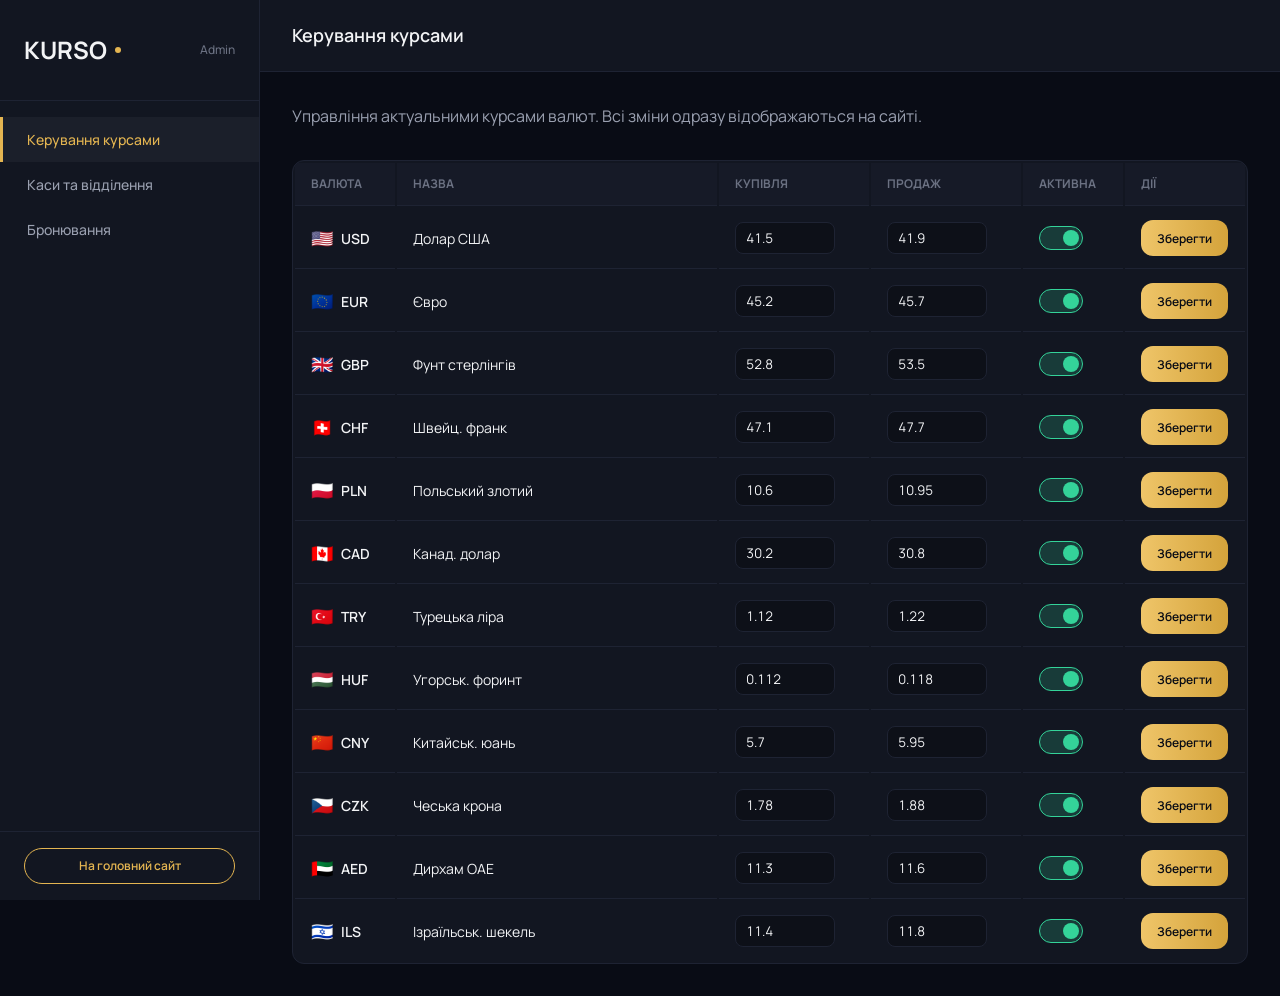
<file: admin.html>
<!DOCTYPE html>
<html lang="uk">
<head>
  <meta charset="UTF-8">
  <meta name="viewport" content="width=device-width, initial-scale=1.0">
  <title>KURSO — Admin Panel</title>
  
  <link rel="stylesheet" href="css/index.css">
  <link rel="stylesheet" href="css/admin.css">
</head>
<body>

  <div class="admin-layout">
    <!-- SIDEBAR -->
    <aside class="admin-sidebar">
      <div class="admin-logo">
        KURSO <div style="width:6px;height:6px;background:var(--accent);border-radius:50%;"></div>
        <span style="font-size:12px; font-weight:500; color:var(--text-muted); margin-left:auto;">Admin</span>
      </div>
      
      <nav class="admin-nav">
        <div class="admin-nav-item active" data-target="rates">
          Керування курсами
        </div>
        <div class="admin-nav-item" data-target="branches">
          Каси та відділення
        </div>
        <div class="admin-nav-item" data-target="bookings">
          Бронювання
        </div>
      </nav>
      
      <div class="admin-sidebar-footer">
        <a href="index.html" class="btn btn-outline btn-block btn-sm">На головний сайт</a>
      </div>
    </aside>
    
    <!-- MAIN CONTENT -->
    <main class="admin-main">
      <header class="admin-header">
        <h1 class="admin-title" id="admin-title">Керування курсами</h1>
      </header>
      
      <div class="admin-content">
        
        <!-- PANEL: RATES -->
        <div class="admin-panel active" id="panel-rates">
          <div style="margin-bottom: var(--space-xl);">
            <p class="text-secondary">Управління актуальними курсами валют. Всі зміни одразу відображаються на сайті.</p>
          </div>
          
          <table class="admin-table">
            <thead>
              <tr>
                <th width="100">Валюта</th>
                <th>Назва</th>
                <th width="150">Купівля</th>
                <th width="150">Продаж</th>
                <th width="100">Активна</th>
                <th width="120">Дії</th>
              </tr>
            </thead>
            <tbody id="admin-rates-tbody">
              <!-- Rendered via JS -->
            </tbody>
          </table>
        </div>
        
        <!-- PANEL: BRANCHES -->
        <div class="admin-panel" id="panel-branches">
          <div style="margin-bottom: var(--space-xl); display:flex; justify-content:space-between; align-items:center;">
            <p class="text-secondary">Управління статусами кас, графіком роботи та доступністю для бронювання.</p>
          </div>
          
          <table class="admin-table">
            <thead>
              <tr>
                <th width="50">ID</th>
                <th width="200">Назва</th>
                <th>Адреса</th>
                <th width="220">Статус</th>
                <th width="120">Бронювання</th>
                <th width="120">Дії</th>
              </tr>
            </thead>
            <tbody id="admin-branches-tbody">
              <!-- Rendered via JS -->
            </tbody>
          </table>
        </div>
        
        <!-- PANEL: BOOKINGS -->
        <div class="admin-panel" id="panel-bookings">
          <div class="admin-filters">
            <select>
              <option value="all">Всі статуси</option>
              <option value="pending">Очікує</option>
              <option value="confirmed">Підтверджено</option>
              <option value="completed">Виконано</option>
            </select>
            <input type="date" placeholder="Дата">
            <input type="text" placeholder="Пошук за номером або клієнтом" style="flex:1;">
            <button class="btn btn-secondary">Застосувати</button>
          </div>
          
          <table class="admin-table">
            <thead>
              <tr>
                <th width="140">№ Бронювання</th>
                <th width="120">Дата / Час</th>
                <th width="160">Клієнт</th>
                <th width="180">Операція</th>
                <th>Каса</th>
                <th width="130">Статус</th>
                <th width="160">Дії</th>
              </tr>
            </thead>
            <tbody id="admin-bookings-tbody">
              <!-- Rendered via JS -->
            </tbody>
          </table>
        </div>
        
      </div>
    </main>
  </div>

  <!-- MODAL: EDIT BRANCH -->
  <div class="admin-modal" id="modal-edit-branch">
    <div class="admin-modal-content">
      <div class="admin-modal-header">
        <h3 style="font-size:18px;">Редагувати касу</h3>
        <button class="modal-close" style="font-size:24px; color:var(--text-muted);">&times;</button>
      </div>
      <div class="admin-modal-body">
        <input type="hidden" id="edit-branch-id">
        <div class="form-group">
          <label class="form-label">Назва каси</label>
          <input type="text" id="edit-branch-name" class="form-input">
        </div>
        <div class="form-group">
          <label class="form-label">Адреса</label>
          <input type="text" id="edit-branch-address" class="form-input">
        </div>
        <div class="form-group">
          <label class="form-label">Графік роботи</label>
          <input type="text" id="edit-branch-hours" class="form-input" placeholder="Напр. Пн-Нд 09:00-19:30">
        </div>
      </div>
      <div class="admin-modal-footer">
        <button class="btn btn-ghost modal-close">Скасувати</button>
        <button class="btn btn-primary" onclick="KursoAdmin.saveBranchEdit()">Зберегти</button>
      </div>
    </div>
  </div>

  <div id="admin-toast"></div>

  <script src="js/data.js"></script>
  <script src="js/utils.js"></script>
  <script src="js/admin.js"></script>

</body>
</html>
</file>
<file: css/index.css>
/* ============================================
   KURSO — Design System (1:1 UI Match)
   ============================================ */

@import url('https://fonts.googleapis.com/css2?family=Manrope:wght@400;500;600;700;800&display=swap');

:root {
  /* Core Colors */
  --bg-primary: #090C15;
  --bg-surface: #121621;
  --bg-surface-elevated: #161A27;
  --bg-elevated: #161A27;
  --bg-input: #0D1018;
  --bg-hover: rgba(255, 255, 255, 0.04);
  
  /* Borders */
  --border: #1E2333;
  --border-hover: #2A3043;
  --border-active: #E4B551;
  --border-focus: #E4B551;
  
  /* Text */
  --text-primary: #F2F3F5;
  --text-secondary: #9AA0B0;
  --text-muted: #6B7182;
  --text-dark: #090C15;
  --text-inverse: #090C15;
  --accent-text: #E4B551;
  
  /* Accent */
  --accent: #E4B551;
  --accent-hover: #F0C466;
  --accent-muted: rgba(228, 181, 81, 0.1);
  
  /* Status */
  --status-green: #22C55E;
  --status-red: #EF4444;
  --status-open: #34D399;
  --status-warning: #FBBF24;
  
  /* Spacing */
  --space-xs: 4px;
  --space-sm: 8px;
  --space-md: 16px;
  --space-lg: 24px;
  --space-xl: 32px;
  --space-2xl: 48px;
  --space-3xl: 64px;
  --space-4xl: 96px;
  
  /* Typography */
  --font-family: 'Manrope', sans-serif;
  --font-size-xs: 12px;
  --font-size-sm: 14px;
  --font-size-base: 16px;
  --font-size-lg: 18px;
  --font-size-xl: 24px;
  --font-size-2xl: 32px;
  
  /* Border Radius */
  --radius-sm: 8px;
  --radius-md: 12px;
  --radius-lg: 16px;
  --radius-xl: 24px;
  --radius-full: 999px;
  
  /* Layout */
  --container-max: 1200px;
  --header-height: 72px;
  --bottom-nav-height: 60px;
  --container-padding: 16px;
  --z-sticky: 100;
  --z-dropdown: 120;
  
  /* Effects */
  --shadow-glow: 0 0 24px rgba(228, 181, 81, 0.12);
  --shadow-lg: 0 8px 32px rgba(0, 0, 0, 0.35);
  --transition: 0.2s ease-in-out;
  --transition-base: 0.2s ease-in-out;
}

* {
  box-sizing: border-box;
  margin: 0;
  padding: 0;
}

body {
  font-family: var(--font-family);
  background-color: var(--bg-primary);
  color: var(--text-primary);
  line-height: 1.5;
  -webkit-font-smoothing: antialiased;
}

a {
  color: inherit;
  text-decoration: none;
}

ul {
  list-style: none;
}

button {
  background: none;
  border: none;
  cursor: pointer;
  font-family: inherit;
  color: inherit;
}

input, select {
  font-family: inherit;
  background: none;
  border: none;
  color: inherit;
  outline: none;
}

.container {
  max-width: var(--container-max);
  margin: 0 auto;
  padding: 0 24px;
}

/* Buttons */
.btn {
  display: inline-flex;
  align-items: center;
  justify-content: center;
  gap: 8px;
  font-weight: 600;
  border-radius: var(--radius-md);
  transition: all var(--transition);
  font-size: 14px;
}

.btn-primary {
  background: linear-gradient(90deg, #EFC569 0%, #D4A33B 100%);
  color: var(--text-dark);
  padding: 14px 24px;
  border: none;
}

.btn-primary:hover {
  filter: brightness(1.1);
}

.btn-outline {
  background: transparent;
  color: var(--accent);
  border: 1px solid var(--accent);
  padding: 10px 16px;
  border-radius: var(--radius-full);
}

.btn-outline:hover {
  background: var(--accent-muted);
}

.btn-block {
  width: 100%;
}

/* Typography Utils */
.text-xs { font-size: var(--font-size-xs); }
.text-accent { color: var(--accent); }
.text-secondary { color: var(--text-secondary); }
.text-muted { color: var(--text-muted); }
.text-white { color: var(--text-primary); }
.font-medium { font-weight: 500; }
.font-semibold { font-weight: 600; }
.font-bold { font-weight: 700; }

.section-heading-sm {
  font-size: 20px;
  font-weight: 700;
  color: var(--text-primary);
  letter-spacing: -0.2px;
}

.section-link-gold {
  font-size: 13px;
  font-weight: 600;
  color: var(--accent);
  display: inline-flex;
  align-items: center;
  gap: 4px;
  transition: color var(--transition-base);
}

.section-link-gold:hover {
  color: var(--accent-hover);
}

/* SVG Icons Utils */
.icon-gold {
  stroke: var(--accent);
}
.icon-gold-fill {
  fill: var(--accent);
}
.icon-muted {
  stroke: var(--text-muted);
}

.btn-gold-cta {
  background: linear-gradient(90deg, #D4A34B 0%, #C2913A 100%);
  color: #100C04;
  font-weight: 700;
  font-size: 16px;
  border-radius: var(--radius-md);
  height: 52px;
  display: inline-flex;
  align-items: center;
  justify-content: center;
  gap: 8px;
  border: none;
  cursor: pointer;
  width: 100%;
  transition: filter var(--transition-base), transform var(--transition-base);
}

.btn-gold-cta:hover {
  filter: brightness(1.1);
  transform: translateY(-1px);
}

/* Form Elements */
.input-group {
  position: relative;
  display: flex;
  align-items: center;
  background: var(--bg-input);
  border: 1px solid var(--border);
  border-radius: var(--radius-md);
  padding: 12px 16px;
  transition: border-color var(--transition);
}

.input-group:focus-within {
  border-color: var(--accent);
}

.input-field {
  flex: 1;
  font-size: 24px;
  font-weight: 600;
  width: 100%;
}

.select-inline {
  display: flex;
  align-items: center;
  gap: 8px;
  padding: 6px 12px;
  background: var(--bg-surface);
  border-radius: var(--radius-sm);
  font-size: 14px;
  font-weight: 600;
  cursor: pointer;
  border: 1px solid transparent;
}

.select-inline:hover {
  border-color: var(--border);
}

/* Flex Utils */
.flex { display: flex; }
.flex-col { flex-direction: column; }
.items-center { align-items: center; }
.justify-between { justify-content: space-between; }
.justify-center { justify-content: center; }
.gap-2 { gap: 8px; }
.gap-3 { gap: 12px; }
.gap-4 { gap: 16px; }
.gap-6 { gap: 24px; }
.gap-8 { gap: 32px; }

/* Hide scrollbar */
::-webkit-scrollbar {
  width: 4px;
  height: 4px;
}
::-webkit-scrollbar-track {
  background: transparent;
}
::-webkit-scrollbar-thumb {
  background: var(--border);
  border-radius: 4px;
}

/* ============================================
   Base Components & Layout Helpers
   ============================================ */

html {
  scroll-behavior: smooth;
}

section[id] {
  scroll-margin-top: calc(var(--header-height) + 16px);
}

/* Section headers */
.section-header {
  text-align: center;
  margin-bottom: var(--space-xl);
}

.section-header.left,
.section-header.text-left {
  text-align: left;
}

.section-title {
  font-size: var(--font-size-2xl);
  font-weight: 700;
  line-height: 1.25;
  letter-spacing: -0.3px;
  margin-bottom: var(--space-sm);
}

.section-desc {
  font-size: var(--font-size-lg);
  color: var(--text-secondary);
  max-width: 520px;
  margin: 0 auto;
}

.section-header.left .section-desc,
.section-header.text-left .section-desc {
  margin: 0;
  max-width: 560px;
}

.text-center { text-align: center; }
.text-left { text-align: left; }
.mt-0 { margin-top: 0; }
.mt-4 { margin-top: 16px; }
.mt-6 { margin-top: 24px; }
.mb-1 { margin-bottom: 4px; }
.mb-2 { margin-bottom: 8px; }
.mb-4 { margin-bottom: 16px; }
.mb-6 { margin-bottom: 24px; }

/* Buttons */
.btn-sm {
  padding: 8px 16px;
  font-size: var(--font-size-xs);
  min-height: 36px;
}

.btn-lg {
  padding: 16px 28px;
  font-size: var(--font-size-base);
  min-height: 48px;
}

.btn-ghost {
  background: var(--bg-hover);
  border: 1px solid var(--border);
  color: var(--text-primary);
  padding: 12px 20px;
}

.btn-ghost:hover {
  border-color: var(--accent);
  color: var(--accent);
}

/* Form inputs */
.form-input {
  width: 100%;
  padding: 12px 14px;
  background: var(--bg-input);
  border: 1px solid var(--border);
  border-radius: var(--radius-md);
  font-size: var(--font-size-base);
  color: var(--text-primary);
  transition: border-color var(--transition-base), box-shadow var(--transition-base);
}

.form-input:focus {
  border-color: var(--border-focus);
  box-shadow: 0 0 0 3px var(--accent-muted);
}

.form-input::placeholder {
  color: var(--text-muted);
}

.form-input.error {
  border-color: var(--status-red);
}

.form-select {
  width: 100%;
  padding: 10px 36px 10px 14px;
  background: var(--bg-elevated);
  border: 1px solid var(--border);
  border-radius: var(--radius-md);
  font-size: var(--font-size-sm);
  font-weight: 500;
  color: var(--text-primary);
  appearance: none;
  cursor: pointer;
  background-image: url("data:image/svg+xml,%3Csvg xmlns='http://www.w3.org/2000/svg' width='14' height='14' viewBox='0 0 24 24' fill='none' stroke='%237C8191' stroke-width='2'%3E%3Cpath d='M6 9l6 6 6-6'/%3E%3C/svg%3E");
  background-repeat: no-repeat;
  background-position: right 12px center;
}

.form-select:focus {
  border-color: var(--border-focus);
}

/* Field errors */
.field-error {
  display: none;
  margin-top: var(--space-xs);
  font-size: var(--font-size-xs);
  font-weight: 500;
  color: var(--status-red);
}

.field-error.visible {
  display: block;
}

/* Badges */
.badge {
  display: inline-flex;
  align-items: center;
  gap: 6px;
  padding: 4px 10px;
  border-radius: var(--radius-full);
  font-size: var(--font-size-xs);
  font-weight: 600;
  white-space: nowrap;
}

.badge-open {
  background: rgba(52, 211, 153, 0.12);
  color: var(--status-open);
}

.badge-closed {
  background: rgba(239, 68, 68, 0.12);
  color: var(--status-red);
}

/* Animations */
@keyframes fadeIn {
  from { opacity: 0; }
  to { opacity: 1; }
}

@keyframes fadeInUp {
  from { opacity: 0; transform: translateY(12px); }
  to { opacity: 1; transform: translateY(0); }
}

.animate-fade-in {
  animation: fadeInUp 0.3s ease forwards;
}

/* Header CTA (desktop only) */
.header-cta {
  display: inline-flex;
  padding: 10px 20px;
  font-size: var(--font-size-sm);
  min-height: 42px;
}

@media (min-width: 992px) {
  .burger-btn {
    display: none;
  }
}

.mobile-menu-open {
  overflow: hidden;
}
</file>
<file: css/admin.css>
/* ============================================
   KURSO — Admin Panel Styles
   ============================================ */

.admin-layout {
  display: flex;
  min-height: 100vh;
  background: var(--bg-primary);
}

/* Sidebar */
.admin-sidebar {
  width: 260px;
  background: var(--bg-surface);
  border-right: 1px solid var(--border);
  display: flex;
  flex-direction: column;
  position: sticky;
  top: 0;
  height: 100vh;
}

.admin-logo {
  padding: var(--space-xl) var(--space-lg);
  font-weight: 700;
  font-size: var(--font-size-xl);
  color: var(--text-primary);
  border-bottom: 1px solid var(--border);
  display: flex;
  align-items: center;
  gap: var(--space-sm);
}

.admin-nav {
  padding: var(--space-md) 0;
  flex: 1;
}

.admin-nav-item {
  display: flex;
  align-items: center;
  padding: 12px var(--space-lg);
  color: var(--text-secondary);
  font-weight: 500;
  font-size: var(--font-size-sm);
  transition: all var(--transition-base);
  cursor: pointer;
  border-left: 3px solid transparent;
}

.admin-nav-item:hover {
  background: var(--bg-hover);
  color: var(--text-primary);
}

.admin-nav-item.active {
  background: var(--bg-hover);
  color: var(--accent-text);
  border-left-color: var(--accent);
}

.admin-sidebar-footer {
  padding: var(--space-md) var(--space-lg);
  border-top: 1px solid var(--border);
}

/* Main Content */
.admin-main {
  flex: 1;
  display: flex;
  flex-direction: column;
  min-width: 0;
}

.admin-header {
  height: 72px;
  background: var(--bg-surface);
  border-bottom: 1px solid var(--border);
  display: flex;
  align-items: center;
  justify-content: space-between;
  padding: 0 var(--space-xl);
  position: sticky;
  top: 0;
  z-index: 10;
}

.admin-title {
  font-size: var(--font-size-lg);
  font-weight: 600;
}

.admin-content {
  padding: var(--space-xl);
  flex: 1;
  overflow-y: auto;
}

/* Panels */
.admin-panel {
  display: none;
}

.admin-panel.active {
  display: block;
  animation: fadeIn 0.3s ease;
}

/* Table styles overrides for Admin */
.admin-table {
  width: 100%;
  background: var(--bg-surface);
  border: 1px solid var(--border);
  border-radius: var(--radius-md);
  overflow: hidden;
}

.admin-table th {
  background: var(--bg-elevated);
  padding: 12px 16px;
  text-align: left;
  font-size: var(--font-size-xs);
  color: var(--text-muted);
  text-transform: uppercase;
  border-bottom: 1px solid var(--border);
}

.admin-table td {
  padding: 12px 16px;
  border-bottom: 1px solid var(--border);
  font-size: var(--font-size-sm);
  vertical-align: middle;
}

.admin-table tr:last-child td {
  border-bottom: none;
}

.admin-table input[type="number"] {
  width: 100px;
  padding: 6px 10px;
  background: var(--bg-input);
  border: 1px solid var(--border);
  border-radius: var(--radius-sm);
  color: var(--text-primary);
  font-variant-numeric: tabular-nums;
}

.admin-table input[type="number"]:focus {
  border-color: var(--accent);
}

/* Status Badges */
.status-pending { color: #FBBF24; background: rgba(251, 191, 36, 0.1); padding: 4px 8px; border-radius: 4px; font-size: 12px; }
.status-confirmed { color: #34D399; background: rgba(52, 211, 153, 0.1); padding: 4px 8px; border-radius: 4px; font-size: 12px; }
.status-completed { color: #60A5FA; background: rgba(96, 165, 250, 0.1); padding: 4px 8px; border-radius: 4px; font-size: 12px; }
.status-cancelled { color: #F87171; background: rgba(248, 113, 113, 0.1); padding: 4px 8px; border-radius: 4px; font-size: 12px; }
.status-expired { color: #9CA3AF; background: rgba(156, 163, 175, 0.1); padding: 4px 8px; border-radius: 4px; font-size: 12px; }

/* Switch Toggle */
.toggle-switch {
  position: relative;
  display: inline-block;
  width: 44px;
  height: 24px;
}

.toggle-switch input {
  opacity: 0;
  width: 0;
  height: 0;
}

.toggle-slider {
  position: absolute;
  cursor: pointer;
  top: 0; left: 0; right: 0; bottom: 0;
  background-color: var(--bg-hover);
  transition: .3s;
  border-radius: 24px;
  border: 1px solid var(--border);
}

.toggle-slider:before {
  position: absolute;
  content: "";
  height: 16px;
  width: 16px;
  left: 3px;
  bottom: 3px;
  background-color: var(--text-muted);
  transition: .3s;
  border-radius: 50%;
}

input:checked + .toggle-slider {
  background-color: rgba(52, 211, 153, 0.2);
  border-color: var(--status-open);
}

input:checked + .toggle-slider:before {
  transform: translateX(20px);
  background-color: var(--status-open);
}

/* Filter Bar */
.admin-filters {
  display: flex;
  gap: var(--space-md);
  margin-bottom: var(--space-lg);
  background: var(--bg-surface);
  padding: var(--space-md);
  border-radius: var(--radius-md);
  border: 1px solid var(--border);
}

.admin-filters select, .admin-filters input {
  padding: 8px 12px;
  background: var(--bg-input);
  border: 1px solid var(--border);
  border-radius: var(--radius-sm);
  color: var(--text-primary);
  font-size: var(--font-size-sm);
}

/* Buttons & Modal Close */
.btn-secondary {
  background: var(--bg-elevated);
  border: 1px solid var(--border);
  color: var(--text-primary);
  padding: 10px 18px;
  font-size: var(--font-size-sm);
  border-radius: var(--radius-md);
  transition: all var(--transition-base);
}

.btn-secondary:hover {
  border-color: var(--accent);
  color: var(--accent);
}

.modal-close {
  background: transparent;
  border: none;
  cursor: pointer;
  padding: 4px;
  line-height: 1;
}

/* Modals */
.admin-modal {
  display: none;
  position: fixed;
  inset: 0;
  background: rgba(0, 0, 0, 0.7);
  backdrop-filter: blur(4px);
  z-index: 1000;
  align-items: center;
  justify-content: center;
}

.admin-modal.active {
  display: flex;
  animation: fadeIn 0.2s ease;
}

.admin-modal-content {
  background: var(--bg-surface);
  border: 1px solid var(--border);
  border-radius: var(--radius-lg);
  width: 100%;
  max-width: 500px;
  max-height: 90vh;
  overflow-y: auto;
}

.admin-modal-header {
  padding: var(--space-md) var(--space-lg);
  border-bottom: 1px solid var(--border);
  display: flex;
  justify-content: space-between;
  align-items: center;
}

.admin-modal-body {
  padding: var(--space-lg);
}

.admin-modal-footer {
  padding: var(--space-md) var(--space-lg);
  border-top: 1px solid var(--border);
  display: flex;
  justify-content: flex-end;
  gap: var(--space-sm);
}

/* Responsive */
@media (max-width: 1024px) {
  .admin-layout {
    flex-direction: column;
  }
  .admin-sidebar {
    width: 100%;
    height: auto;
    position: static;
    flex-direction: row;
    align-items: center;
    border-right: none;
    border-bottom: 1px solid var(--border);
  }
  .admin-nav {
    display: flex;
    flex: 1;
    overflow-x: auto;
    padding: 0;
  }
  .admin-nav-item {
    border-left: none;
    border-bottom: 3px solid transparent;
    padding: 16px;
  }
  .admin-nav-item.active {
    border-bottom-color: var(--accent);
  }
  .admin-sidebar-footer {
    display: none;
  }
}

/* Toast notification */
.toast {
  position: fixed;
  bottom: 24px;
  right: 24px;
  z-index: 1000;
  background: var(--bg-surface);
  border: 1px solid var(--border);
  border-left: 3px solid var(--status-open);
  color: var(--text-primary);
  padding: 14px 20px;
  border-radius: var(--radius-md);
  font-size: var(--font-size-sm);
  box-shadow: var(--shadow-lg);
  opacity: 0;
  transform: translateY(8px);
  transition: opacity var(--transition-base), transform var(--transition-base);
  pointer-events: none;
}

.toast.show {
  opacity: 1;
  transform: translateY(0);
}
</file>
